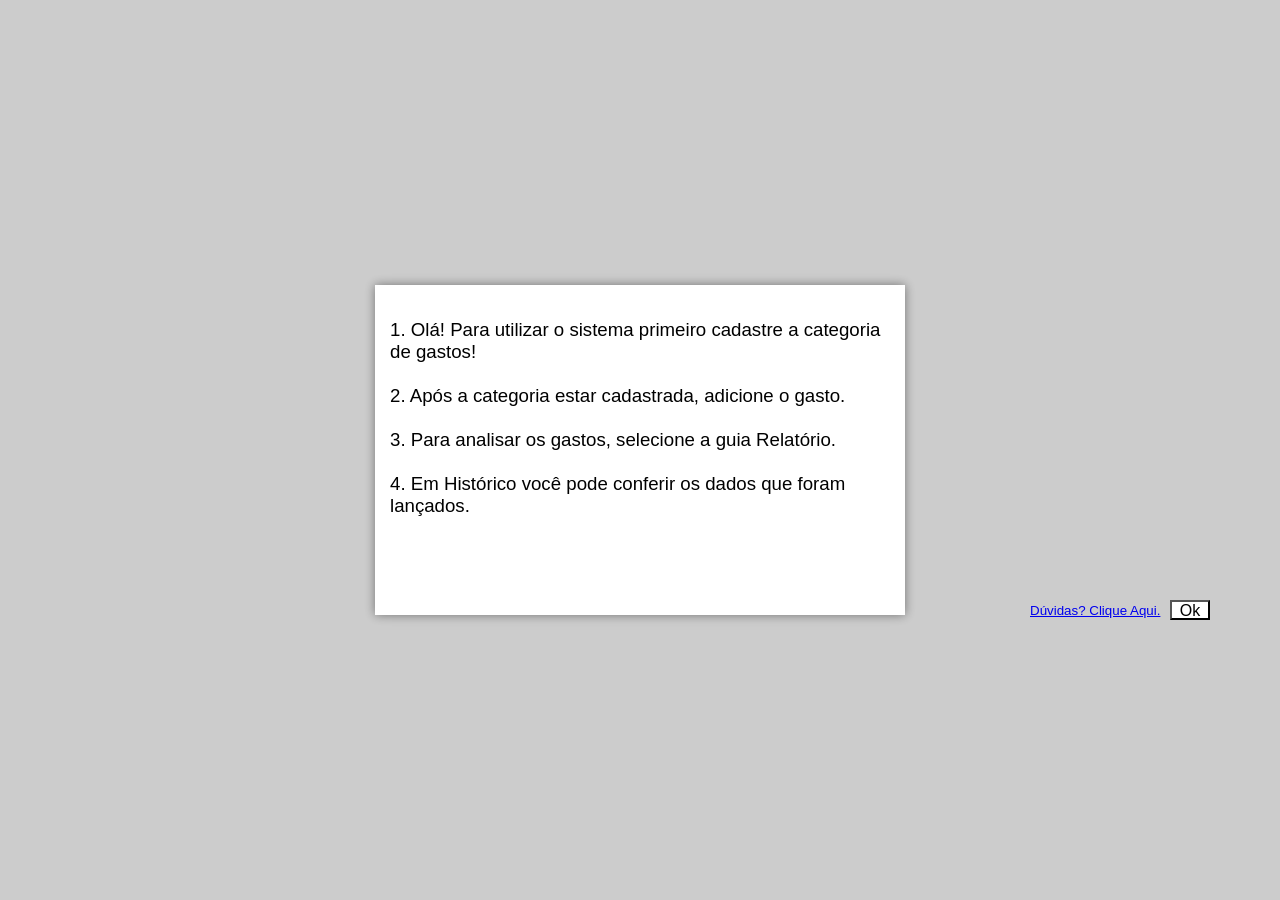
<file: sistema/templates/index.html>
<!doctype html>
<html lang="en">
  <head>
  	<title>E-Gastos</title>
    <meta charset="utf-8">
    <meta name="viewport" content="width=device-width, initial-scale=1, shrink-to-fit=no">

	<link href="https://fonts.googleapis.com/css?family=Lato:300,400,700&display=swap" rel="stylesheet">

	<link rel="stylesheet" href="https://stackpath.bootstrapcdn.com/font-awesome/4.7.0/css/font-awesome.min.css">	

    <link rel="stylesheet" href="../static/css/modal.css">

	</head>
    <body>
        <div class="modal-container">
            <div class="modal">
                <p>
                    1. Olá! Para utilizar o sistema primeiro cadastre a categoria de gastos!
                </br>
            </br>
                    2. Após a categoria estar cadastrada, adicione o gasto.
                </br>
            </br>
                    3. Para analisar os gastos, selecione a guia Relatório.
                </br>
            </br>
                    4. Em Histórico você pode conferir os dados que foram lançados.
                </p>
                <p id="duvidas">
                    <a href="duvidas.com" target="_blank">Dúvidas? Clique Aqui.</a>
                </p>
            <div class="form-group">
                <button type="submit" class="form-control btn btn-primary rounded submit px-3">Ok</button>
            </div>
            </div>
        </div>
    </body> 
</html>
</file>
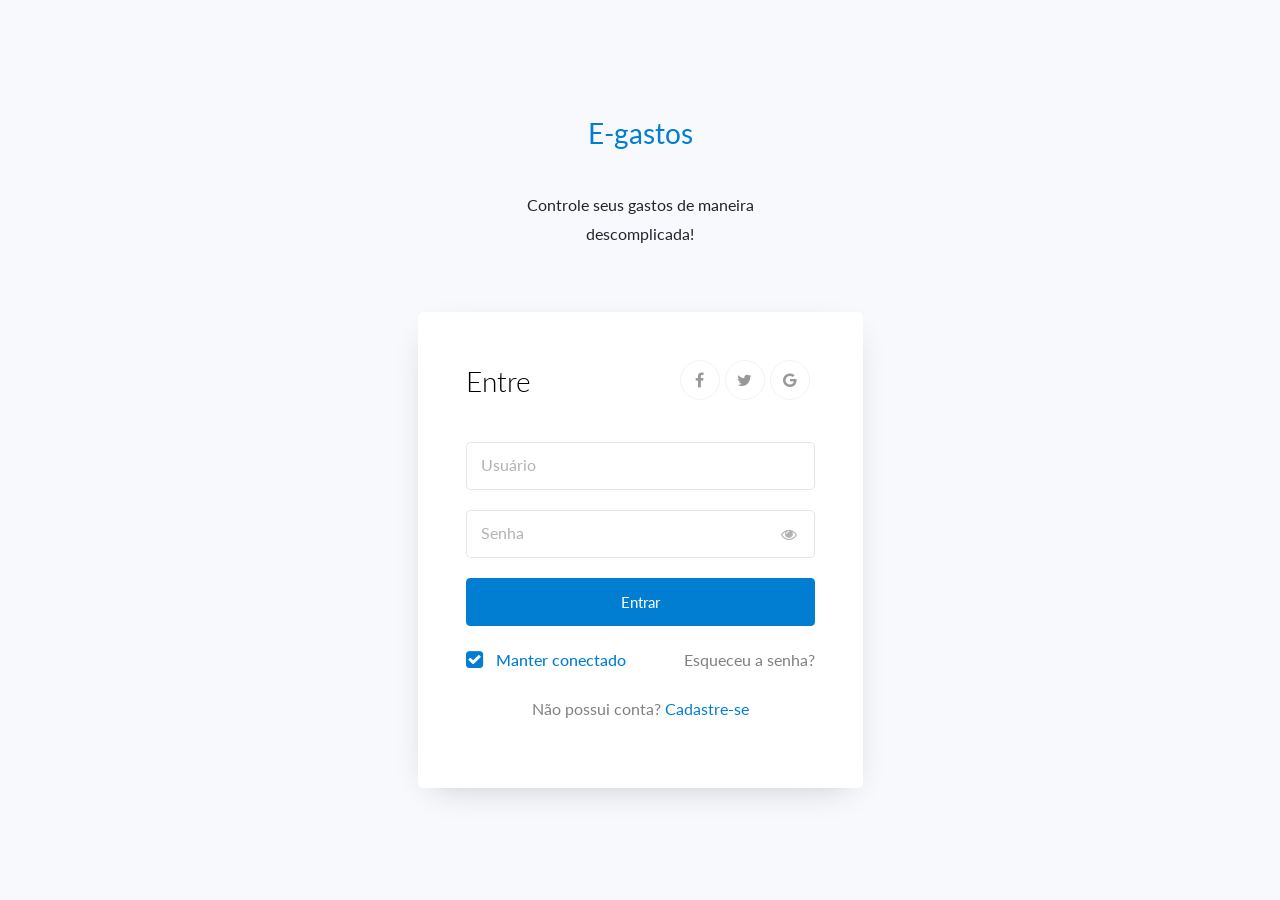
<file: static/login/index.html>
<!doctype html>
<html lang="en">
  <head>
  	<title>E-Gastos</title>
    <meta charset="utf-8">
    <meta name="viewport" content="width=device-width, initial-scale=1, shrink-to-fit=no">

	<link href="https://fonts.googleapis.com/css?family=Lato:300,400,700&display=swap" rel="stylesheet">

	<link rel="stylesheet" href="https://stackpath.bootstrapcdn.com/font-awesome/4.7.0/css/font-awesome.min.css">
	
	<link rel="stylesheet" href="css/style.css">

	</head>
	<body>
	<section class="ftco-section">
		<div class="container">
			<div class="row justify-content-center">
				<div class="col-md-3 text-center mb-5">
					  <h1 class="heading-section"><font color="017ed2">E-gastos</font></h1><br /> 
					<p class="text-body">Controle seus gastos de maneira descomplicada!</p>
				</div>
			</div>
			<div class="row justify-content-center">
				<div class="col-md-7 col-lg-5">
					<div class="wrap">
						<div class="login-wrap p-4 p-md-5">
			      	<div class="d-flex">
			      		<div class="w-100">
			      			<h3 class="mb-4">Entre</h3>
			      		</div>
								<div class="w-100">
									<p class="social-media d-flex justify-content-end">
										<a href="#" class="social-icon d-flex align-items-center justify-content-center"><span class="fa fa-facebook"></span></a>
										<a href="#" class="social-icon d-flex align-items-center justify-content-center"><span class="fa fa-twitter"></span></a>
										<a href="#" class="social-icon d-flex align-items-center justify-content-center"><span class="fa fa-google"></span></a>
									</p>
								</div>
			      	</div>
							<form action="#" class="signin-form">
			      		<div class="form-group mt-3">
			      			<input type="text" class="form-control" required>
			      			<label class="form-control-placeholder" for="username">Usuário</label>
			      		</div>
		            <div class="form-group">
		              <input id="password-field" type="password" class="form-control" required>
		              <label class="form-control-placeholder" for="password">Senha</label>
		              <span toggle="#password-field" class="fa fa-fw fa-eye field-icon toggle-password"></span>
		            </div>
		            <div class="form-group">
		            	<button type="submit" class="form-control btn btn-primary rounded submit px-3">Entrar</button>
		            </div>
		            <div class="form-group d-md-flex">
		            	<div class="w-50 text-left">
			            	<label class="checkbox-wrap checkbox-primary mb-0">Manter conectado
									  <input type="checkbox" checked>
									  <span class="checkmark"></span>
										</label>
									</div>
									<div class="w-50 text-md-right">
										<a href="#">Esqueceu a senha?</a>
									</div>
		            </div>
		          </form>
		          <p class="text-center">Não possui conta? <a data-toggle="tab" href="#signup">Cadastre-se</a></p>
		        </div>
		      </div>
				</div>
			</div>
		</div>
	</section>

	<script src="js/jquery.min.js"></script>
  <script src="js/popper.js"></script>
  <script src="js/bootstrap.min.js"></script>
  <script src="js/main.js"></script>

	</body>
</html>
</file>
<file: sistema/static/css/modal.css>
p {
    font-size: 14pt;
    padding: 0px;
    font-family: Arial, Helvetica, sans-serif;
}

p#duvidas {
    font-size: 10pt;
    left: 1030px;
    top: 590px;
    position: fixed;
}

.modal-container {
    background: rgba(0,0,0,.2);
    width: 100%;
    height: 100vh;
    position: fixed;
    left: 0;
    top: 0;
    display: grid;
    place-items: center;
}

.modal {
    background: #fff;
    width: 500px;
    height: 300px;
    padding: 15px;
    box-shadow: 0 0 10px 0 #00000070;
}

.btn-primary {
    color: #000000;
    background-color: white;
    height: 20px;
    width: 40px;
    padding: 0px;
    position: fixed;
    left: 1170px;
    top: 600px;
    font-size: 12pt;
    font-family: Arial, Helvetica, sans-serif;
    border-color: black;
    display: block;
}
</file>
